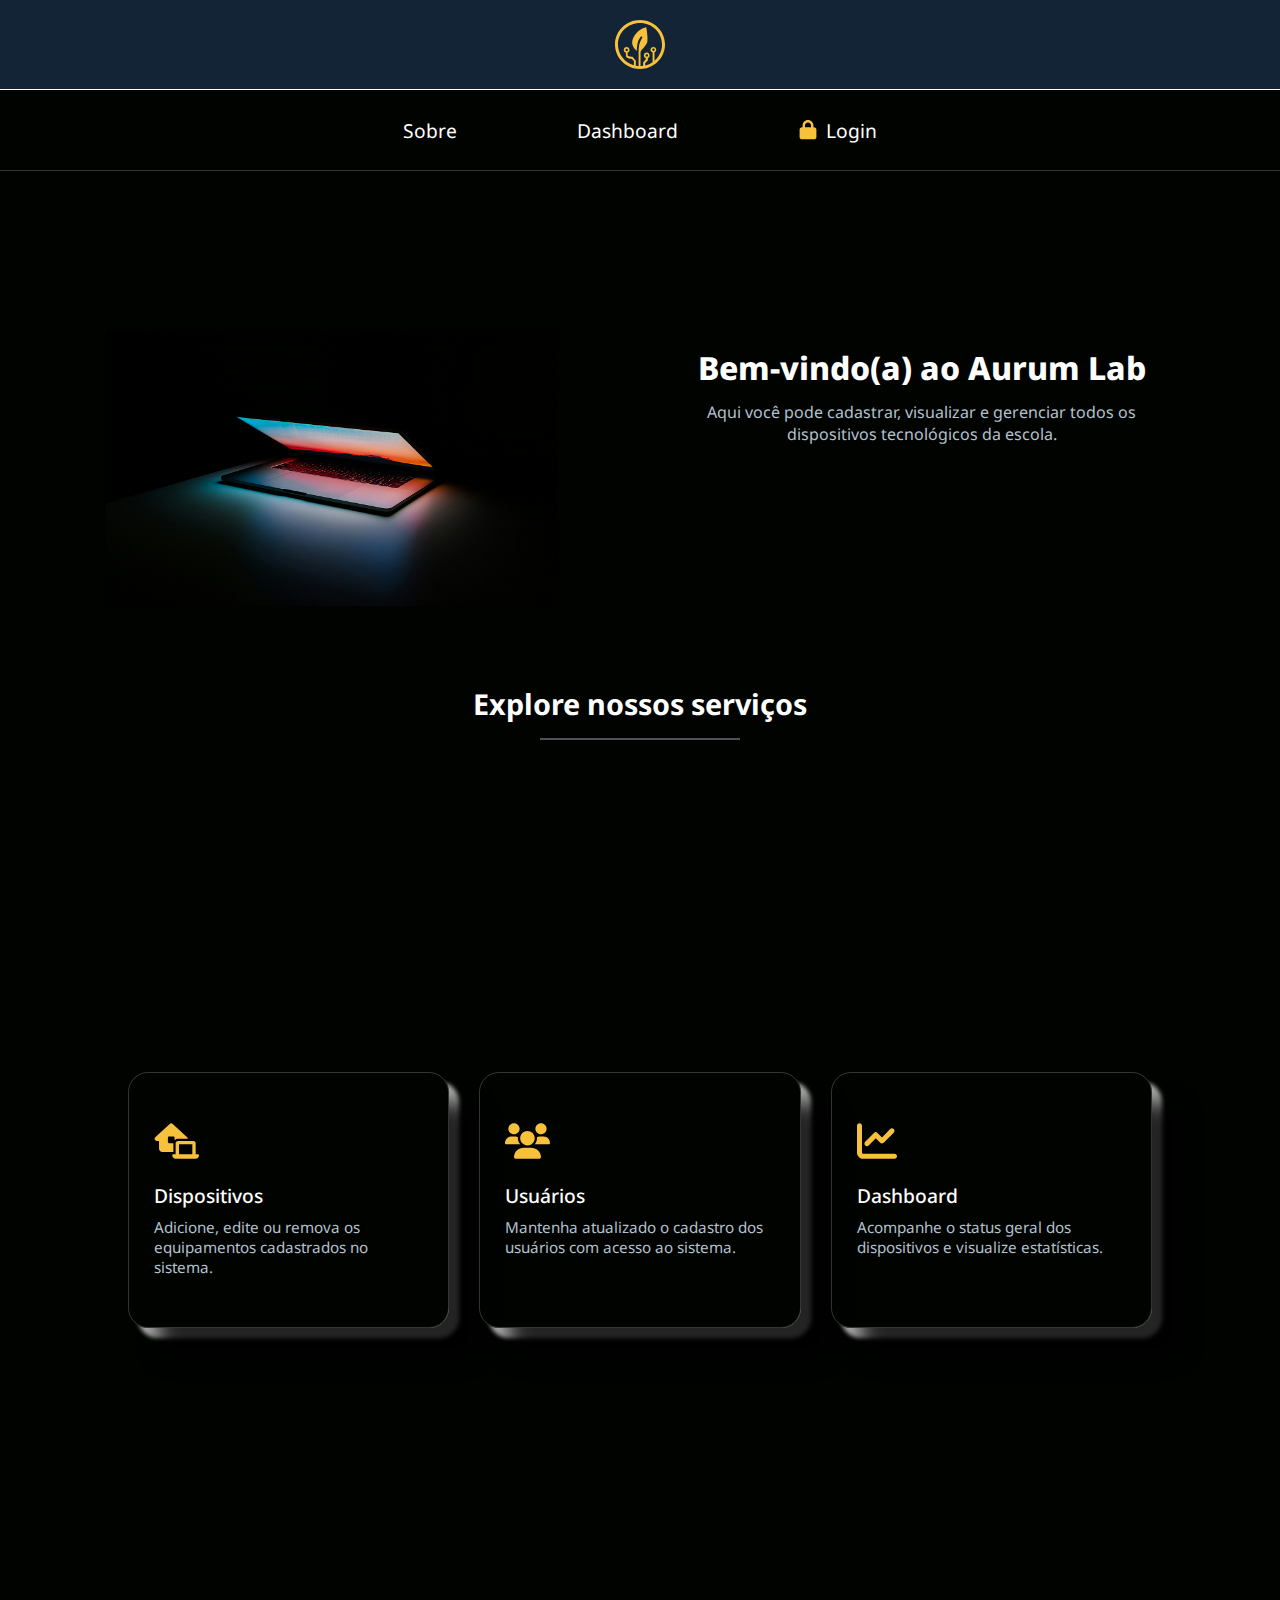
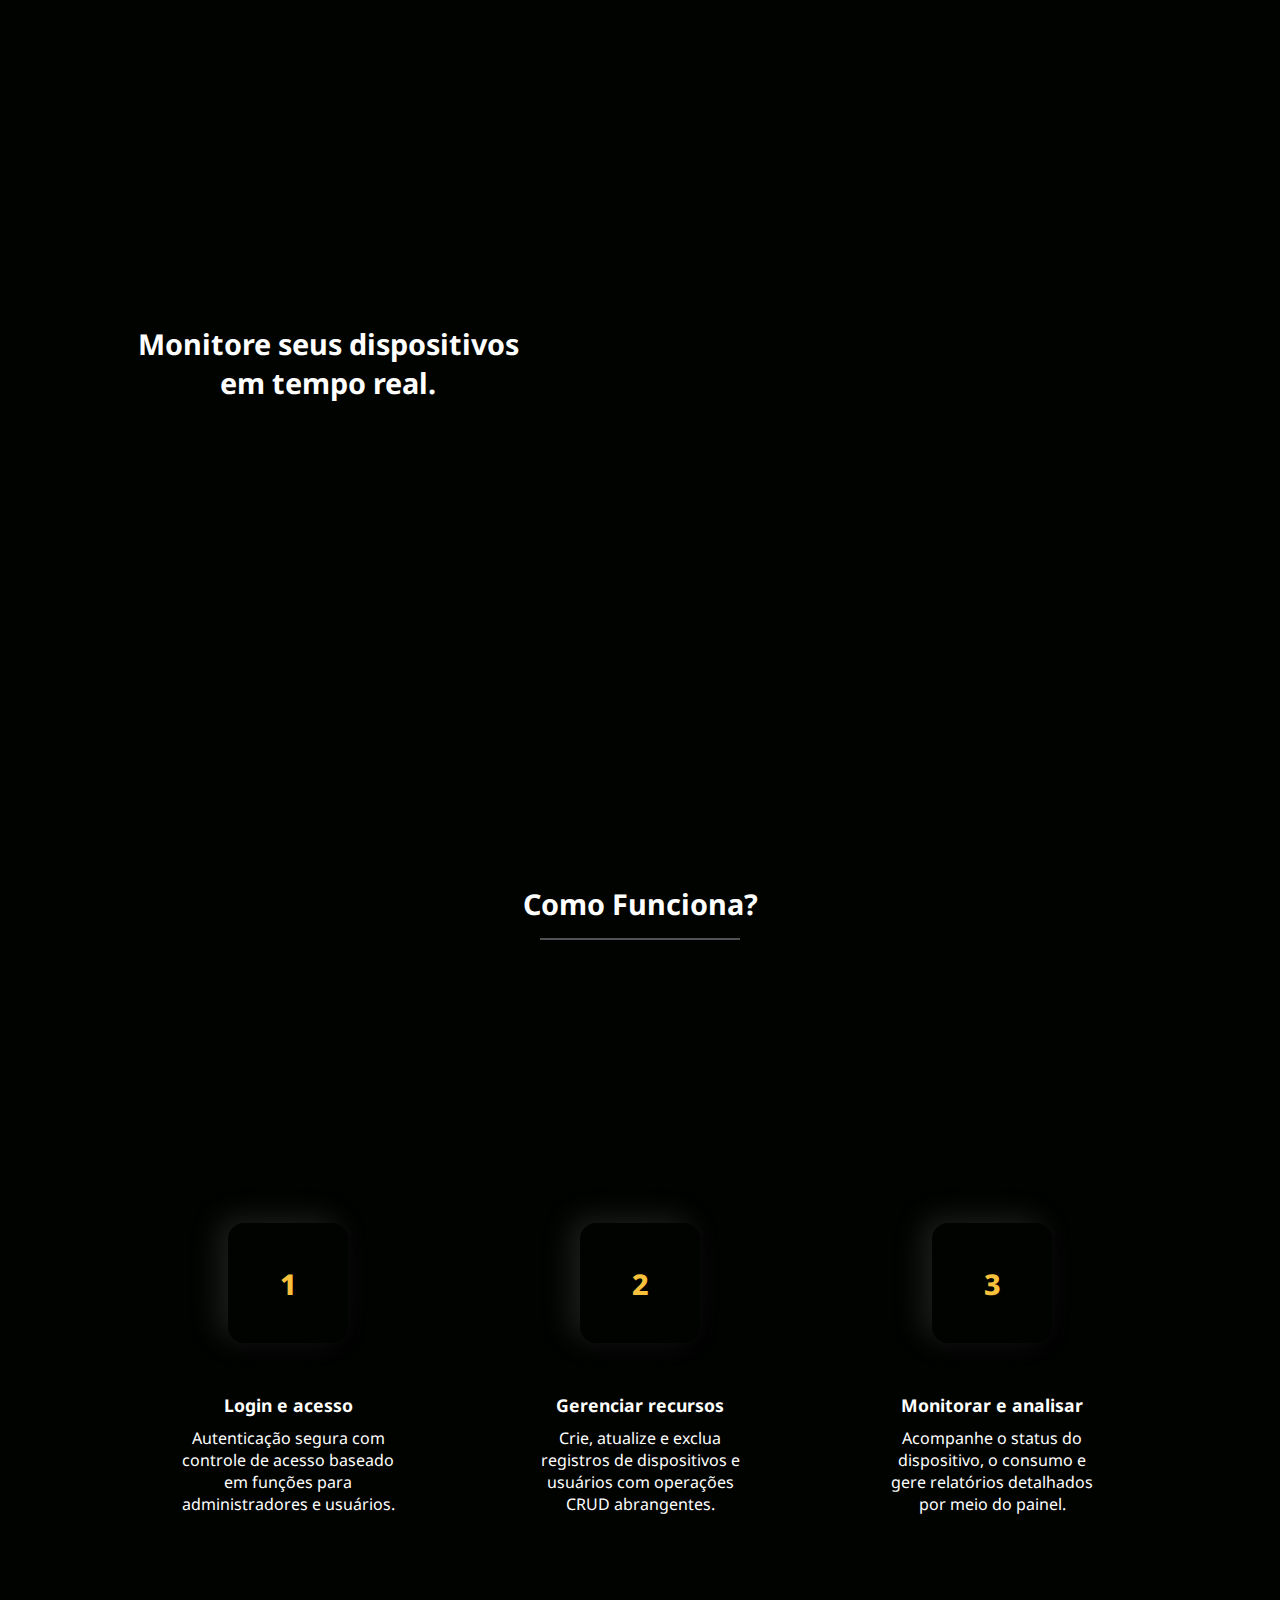
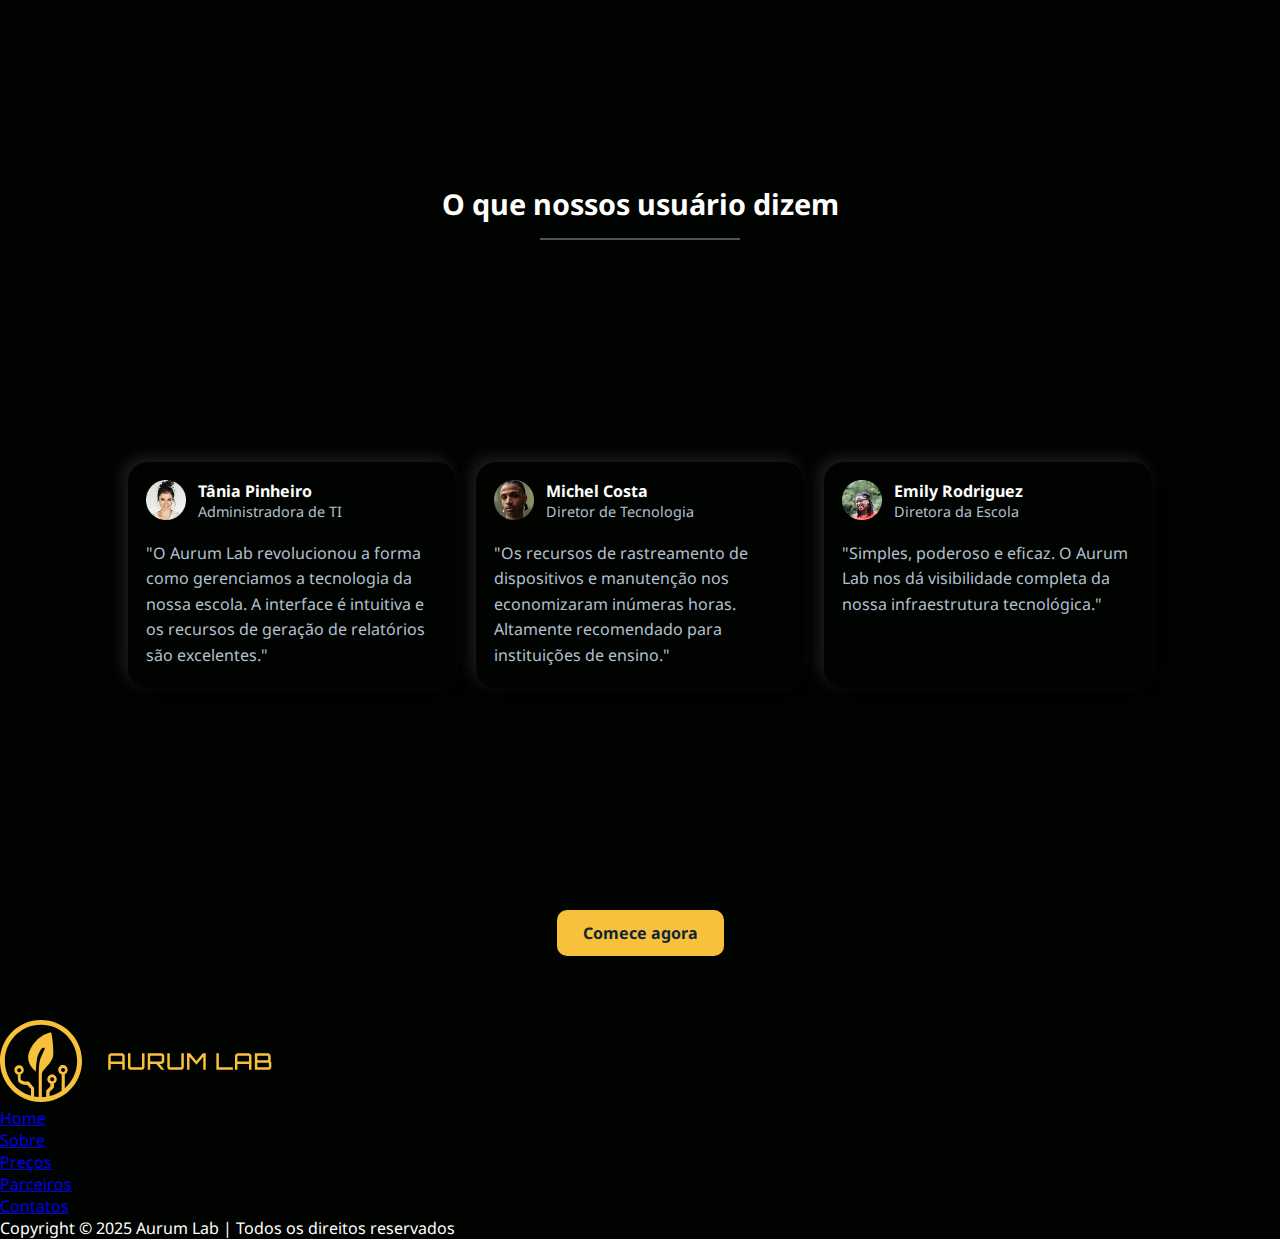
<file: index.html>
<!DOCTYPE html>
<html lang="pt-br">
<head>
    <meta charset="UTF-8">
    <meta name="viewport" content="width=device-width, initial-scale=1.0">
    <title>Aurum Lab - Home</title>
    <link rel="stylesheet" href="styles/style.css">
</head>
<body>
    <header class="cabecalho">
        <a href="#" class="barra-topo">
            <img src="assets/img/icone-logo.svg" alt="Logotipo Aurum Lab" class="logo">
        </a>
        <nav class="navegacao">
            <ul class="lista-menu">
                <li><a href="" class="link-ativo">Sobre</a></li>
                <li><a href="">Dashboard</a></li>
                <li>
                    <a href="" class="item-login">
                        <img class="cadeado" src="assets/icon/lock.svg" alt="">
                        Login
                    </a>
                </li>
            </ul>
        </nav>
    </header>
    <main>
        <!-- SEÇÃO BANNER -->
        <section class="secao-banner">
            <div class="texto-banner">
                <h1 class="titulo-banner-principal">Bem-vindo(a) ao Aurum Lab</h1>
                <p class="subtitulo-banner">Aqui você pode cadastrar, visualizar e gerenciar todos os dispositivos tecnológicos da escola.</p>
            </div>
        </section>
        <!-- SEÇÃO SERVIÇOS -->
        <section class="secao-servicos">
            <div class="cabecalho-secao">
                <h2>Explore nossos serviços</h2>
                <span class="linha-decorativa"></span>
            </div>
            <div class="grade-servicos">
                <div class="cartao-servico">
                    <img src="assets/icon/house-laptop.svg" alt="" class="icone">
                    <h3 class="titulo-cartao">Dispositivos</h3>
                    <p class="descricao-cartao">Adicione, edite ou remova os equipamentos cadastrados no sistema.</p>
                </div>
                <div class="cartao-servico">
                    <img src="assets/icon/users.svg" alt="" class="icone">
                    <h3 class="titulo-cartao">Usuários</h3>
                    <p class="descricao-cartao">Mantenha atualizado o cadastro dos usuários com acesso ao sistema.</p>
                </div>
                <div class="cartao-servico">
                    <img src="assets/icon/chart-line.svg" alt="" class="icone">
                    <h3 class="titulo-cartao">Dashboard</h3>
                    <p class="descricao-cartao">Acompanhe o status geral dos dispositivos e visualize estatísticas.</p>
                </div>
            </div>
        </section>
        <!-- Seção Monitoramento -->
        <section class="secao-monitoramento">
        <h2 class="titulo-banner-meio">Monitore seus dispositivos em tempo real.</h2>
        </section>
        <!-- Seção Como Funciona -->
        <section class="secao-como-funciona">
        <div class="cabecalho-secao">
            <h2 class="titulo-secao">Como Funciona?</h2>
            <span class="linha-decorativa"></span>
        </div>
        <div class="grade-passos">
            <div class="passo">
                <span class="numero-passo">1</span>
                <h3 class="titulo-passo">Login e acesso</h3>
                <p class="texto-passo">Autenticação segura com controle de acesso baseado em funções para administradores e usuários.</p>
            </div>
            <div class="passo">
                <span class="numero-passo">2</span>
                <h3 class="titulo-passo">Gerenciar recursos</h3>
                <p class="texto-passo">Crie, atualize e exclua registros de dispositivos e usuários com operações CRUD abrangentes.</p>
            </div>
            <div class="passo">
                <span class="numero-passo">3</span>
                <h3 class="titulo-passo">Monitorar e analisar</h3>
                <p class="texto-passo">Acompanhe o status do dispositivo, o consumo e gere relatórios detalhados por meio do painel.</p>
            </div>
        </div>
        </section>
        <!-- Seção Depoimentos -->
         <section class="secao-depoimentos">
            <div class="cabecalho-secao">
                <h2 class="titulo-secao">O que nossos usuário dizem</h2>
                <span class="linha-decorativa"></span>
            </div>
            <div class="grade-depoimentos">
                <div class="depoimento">
                    <div class="topo-depoimento">
                        <img class="foto-usuario" src="assets/img/img-user1.png" alt="">
                        <div>
                            <h3 class="nome-usuario">Tânia Pinheiro</h3>
                            <p class="cargo-usuario">Administradora de TI</p>
                        </div>
                    </div>
                    <p class="texto-depoimento">
                        "O Aurum Lab revolucionou a forma como gerenciamos a tecnologia da nossa escola. A interface é intuitiva e os recursos de geração de relatórios são excelentes."
                    </p>
                </div>
                <div class="depoimento">
                    <div class="topo-depoimento">
                        <img src="assets/img/img-user2.png" alt="" class="foto-usuario">
                        <div>
                            <h3 class="nome-usuario">Michel Costa</h3>
                            <p class="cargo-usuario">Diretor de Tecnologia</p>
                        </div>
                    </div>
                    <p class="texto-depoimento">
                        "Os recursos de rastreamento de dispositivos e manutenção nos economizaram inúmeras horas. Altamente recomendado para instituições de ensino."
                    </p>
                </div>
                <div class="depoimento">
                    <div class="topo-depoimento">
                        <img src="assets/img/img-user3.png" alt="" class="foto-usuario">
                        <div>
                            <h3 class="nome-usuario">Emily Rodriguez</h3>
                            <p class="cargo-usuario">Diretora da Escola</p>
                        </div>
                    </div>
                    <p class="texto-depoimento">
                        "Simples, poderoso e eficaz. O Aurum Lab nos dá visibilidade completa da nossa infraestrutura tecnológica."
                    </p>
                </div>
            </div>
            <a href="" class="botao-primario">Comece agora</a>
         </section>
    </main>
    <!-- Rodapé -->
     <footer class="rodape">
        <div class="rodape-conteudo">
            <a href="#">
                <img src="assets/img/logo-horizontal.svg" alt="" class="logo-rodape">
            </a>
            <nav>
                <ul class="lista-rodape">
                    <li><a href="#">Home</a></li>
                    <li><a href="#">Sobre</a></li>
                    <li><a href="#">Preços</a></li>
                    <li><a href="#">Parceiros</a></li>
                    <li><a href="#">Contatos</a></li>
                </ul>
            </nav>
        </div>
        <div class="final-rodape">
            <div class="linha-divisoria"></div>
            <p class="direitos">
                Copyright © 2025 Aurum Lab | Todos os direitos reservados
            </p>
        </div>
     </footer>
</body>
</html>
</file>
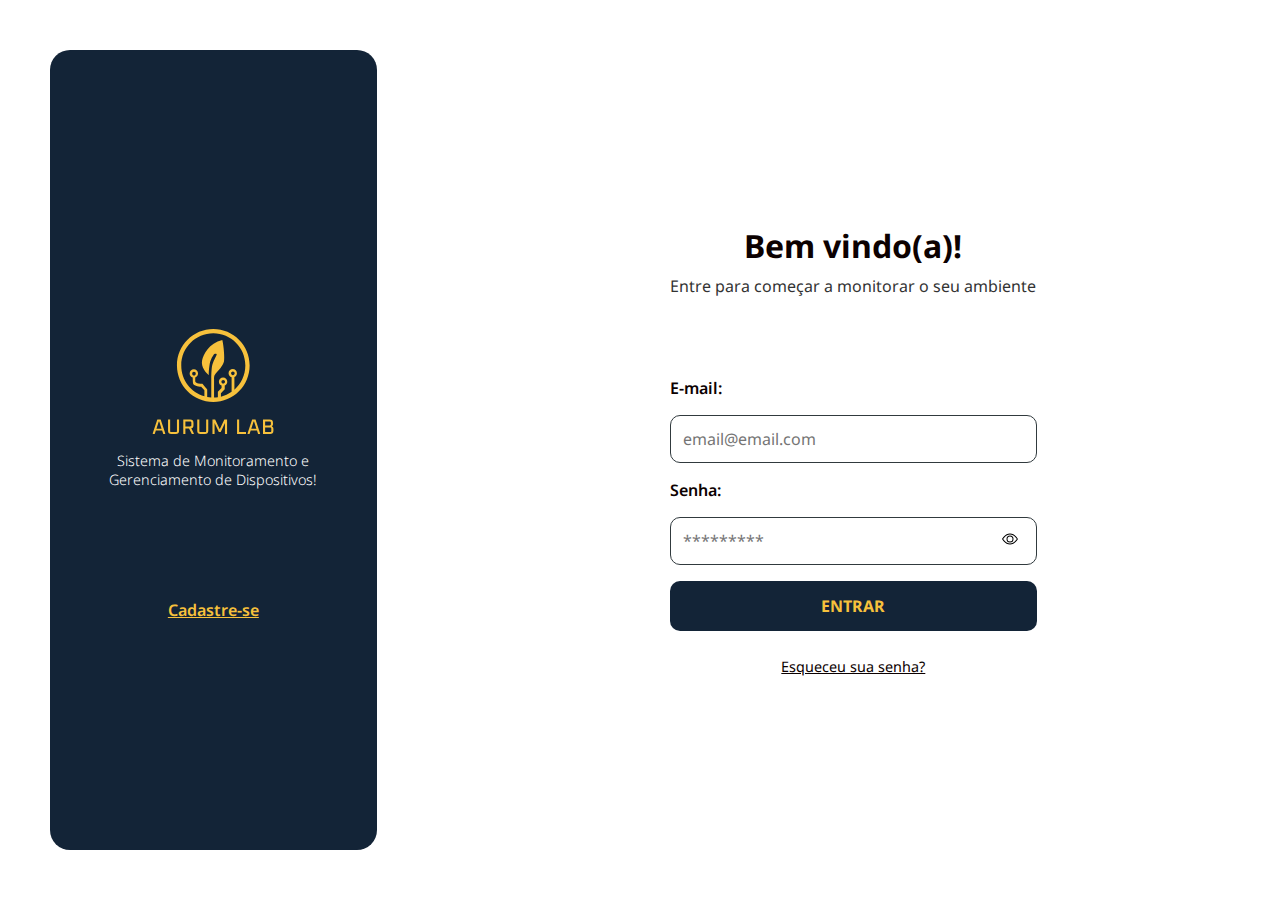
<file: login.html>
<!DOCTYPE html>
<html lang="pt-br">
<head>
  <meta charset="UTF-8">
  <meta name="viewport" content="width=device-width, initial-scale=1.0">
  <title>Aurum Lab - Login</title>
  <link rel="stylesheet" href="styles/login.css">
  <link rel="stylesheet" href="styles/global.css">
</head>
<body>
  <main class="container-login">
    <!-- Lado esquerdo -->
    <aside class="painel-esquerdo">
      <img src="assets/img/logo-vertical.svg" alt="Logotipo Aurum Lab" class="logo">
      <p class="descricao">Sistema de Monitoramento e Gerenciamento de Dispositivos!</p>
      <a href="#" class="link-cadastro">Cadastre-se</a>
    </aside>

    <!-- Lado direito -->
    <section class="painel-direito">
      <header class="cabecalho-login">
        <h2 class="titulo-login">Bem vindo(a)!</h2>
        <p class="subtitulo-login">Entre para começar a monitorar o seu ambiente</p>
      </header>

      <form class="form-login">
        <label for="email">E-mail:</label>
        <input type="email" id="email" placeholder="email@email.com" required>

        <label for="senha">Senha:</label> 
        <div class="campo-senha">
          <input type="password" id="senha" placeholder="*********" required>
          <span class="icone-olho" id="toggleSenha">
            <img src="assets/icon/eye.svg" alt="">
          </span>
        </div>

        <button type="submit" class="botao-login">ENTRAR</button>

        <a href="#" class="link-esqueci">Esqueceu sua senha?</a>

        <p class="erro-login">E-mail e senha incorretos</p>
      </form>
    </section>
  </main>
  <script>
  const toggleSenha = document.getElementById('toggleSenha');
  const campoSenha = document.getElementById('senha');

  toggleSenha.addEventListener('click', () => {
    const tipoAtual = campoSenha.getAttribute('type');
    if (tipoAtual === 'password') {
      campoSenha.setAttribute('type', 'text');
    } else {
      campoSenha.setAttribute('type', 'password');
    }
  });
</script>

</body>
</html>
</file>
<file: styles/style.css>
@import url('https://fonts.googleapis.com/css2?family=Noto+Sans:ital,wght@0,100..900;1,100..900&display=swap');




/* Ajustes Globais */
:root {
    --fundo: #132437;
    --bg-home: #010300;
   --linha-decorativa: #C7CDD6;
   --texto-suave: #B3C0CF;
   --branco: #FFFFFF;
   --amarelo: #F7C13C;
   --borda-suave: rgba(255,255,255,0.2);
   --sombra-passo-clara: rgba(145,145,145,0.2);
   --sombra-passo-escura: rgba(0,0,0,0.50);
   --sombra-neo-clara: rgba(255,255,255,0.7);
   --sombra-neo-escura: rgba(0,0,0,0.8);
}




*{
   box-sizing: border-box;
   margin: 0;
   padding: 0;
   font-family: "Noto Sans", sans-serif;


}


html{


    scroll-behavior: smooth;
}


body{
    color: var(--branco);
    background-color: var(--bg-home);
}


/* Cabeçalho */


.cabecalho {
    display: flex;
    flex-direction: column;
    background-color: var(--fundo);
    box-shadow: 0 1px 0 var(--borda-suave);
}


.logo {
    width: 4%;
}


.barra-topo {
    display: flex;
    align-items: center;
    justify-content: center;
    padding: 40px 20px;
    height: 10vh;
    border-bottom: 1px solid var(--branco);


}


.navegacao {
    display: flex;
    justify-content: center;
    align-items: center;
    height: 5vh;
    padding: 40px;
    background-color: var(--bg-home);
}


.lista-menu {
    display: flex;
    align-items: center;
    justify-content: center;
    list-style: none;
    gap: 10%;
    width: 100%;
}


.lista-menu a {
    color: var(--branco);
    font-size: 1.2em;
    text-decoration: none;




}


.lista-menu a:hover {
    opacity: 0.5;
}


.item-login {
    display: flex;
    align-items: center;
    gap: 8px;


}


.cadeado {
    width: 20px;
    height: 20px;
}


/* BANNER */


.secao-banner {
    background-image: url(../assets/img/Banner\ Home.png);
    background-position: 20% bottom;
    background-repeat: no-repeat;
    background-size: 70%;


    display: flex;
    flex-direction: column;
    justify-content: center;
    align-items: flex-end;
    height: 50vh;
    padding: 0 10%;


}


.texto-banner {
    display: flex;
    flex-direction: column;
    align-items: center;
    justify-content: center;
    text-align: center;
    max-width: 45%;
}


.titulo-banner-principal {
    font-size: 2rem;
    font-weight: 800;
    margin-bottom: 12px;


}


.subtitulo-banner {
    text-align: center;
    color: var(--texto-suave);
   
}


/* SERVIÇOS */


.secao-servicos {
    display: flex;
    flex-direction: column;
    align-items: center;
    justify-content: space-between;
    height: 100vh;
    background-color: var(--bg-home);
    padding: 5% 10% 15%;
}


h2 {
    font-size: 1.8em;
    font-weight: 700;
    margin-bottom: 15px;


}


.linha-decorativa {
    width: 200px;
    height: 2px;
    background-color: var(--linha-decorativa);
    opacity: .4;
}


.cabecalho-secao {
    display: flex;
    flex-direction: column;
    align-items: center;
}


.grade-servicos {
    display: grid;
    grid-template-columns: repeat(3, 1fr);
    gap: 30px;
}


.cartao-servico {
    border-radius: 20px;
    padding: 50px 25px;
    box-shadow:
        30px 30px 20px var(--sombra-neo-escura),
        10px 10px 4px var(--sombra-neo-clara);
    border: 1px solid var(--borda-suave);


}


.icone {
    height: 36px;
    margin-bottom: 10px;
}


.titulo-cartao {
    margin: 8px 0;
    font-size: 1.2em;
    font-weight: 500;
    color: var(--branco);


}


.descricao-cartao {
    color: var(--texto-suave);
    font-size: 0.95em;
}


.secao-monitoramento {
    background-image: url(../assets/img/Banner\ monitore\ dispositivos.png);
    background-repeat: no-repeat;
    background-position: center;
    background-size: cover;
    background-attachment: fixed;
    width: 100%;
    height: 100vh;
    padding: 80px 0;
    display: flex;
    align-items: center;


}


.titulo-banner-meio {
    font-size: 1.8rem;
    text-align: center;
    width: 400px;
    margin-left: 10%;




}


/* COMO FUNCIONA */


.secao-como-funciona {
    padding: 5% 10% 10%;
    display: flex;
    flex-direction: column;
    align-items: center;
    gap: 40%;
    height: 100vh;
}


.grade-passos {
    display: grid;
    grid-template-columns: repeat(3, 1fr);
    gap: 32px;
    justify-items: center;


}


.passo {
    display: flex;
    flex-direction: column;
    align-items: center;
    text-align: center;
    max-width: 70%;


}


.numero-passo {
    display: flex;
    align-items: center;
    justify-content: center;
    width: 120px;
    height: 120px;
    border-radius: 16px;
    font-weight: 800;
    font-size: 1.8rem;
    color: var(--amarelo);
    box-shadow:
    -10px -5px 30px var(--sombra-passo-clara),
    10px 10px 4px var(--sombra-passo-escura);
    margin-bottom: 50px;


}
.titulo-passo {margin-bottom: 10px;
font-size: 1.1rem;


}


.texto-Passo {
    color: var(--texto-suave);


}


/* Depoimentos */


.secao-depoimentos {
    display: flex;
    flex-direction: column;
    justify-content: space-between;
    align-items: center;
    padding: 5% 10%;
    height: 100vh;
}


.grade-depoimentos {
    display: grid;
    grid-template-columns: repeat(3, 1fr);
    gap: 20px;
}


.depoimento {
    display: flex;
    flex-direction: column;
    gap: 20px;
    border-radius: 20px;
    padding: 18px 18px 20px;
    box-shadow:
    -5px -5px 15px var(--sombra-passo-clara),
    10px 10px 4px var(--sombra-passo-escura);
}


.topo-depoimento {
    display: flex;
    align-items: center;
    gap: 12px;
}


.foto-usuario {
    width: 40px;
    height: 40px;
}


.nome-usuario {
    font-size: 1em;


}


.cargo-usuario {
    color: var(--texto-suave);
    font-size: 0.90em;
}


.texto-depoimento {
    color: var(--texto-suave);
    line-height: 1.6;
}


.botao-primario {
    background-color: var(--amarelo);
    color: var(--fundo);
    padding: 12px 26px;
    border-radius: 10px;
    text-decoration: none;
    font-weight: 700;
    transition: transform .15s ease;
}


.botao-primario:hover {
    transform: translateY(-10px);
    background-color: #d7261d;
}


/* RODAPÉ */
</file>
<file: styles/login.css>
body {
    background-color: var(--branco);
    color: var(--texto-escuro);

}

.container-login {
    display: grid;
    grid-template-columns: 1fr 2fr;
    height: 100vh;
}

/*  */

.painel-esquerdo {
    display: flex;
    flex-direction: column;
    align-items: center;
    justify-content: center;
    margin: 50px;
    padding: 40px;
    border-radius: 20px;
    text-align: center;
    background-color: var(--fundo);
    color: var(--branco);
}

.logo {
    width: 50%;
    margin: 50px 0 10px;
}

.descricao {
    margin: 0 0 60px;
    font-size: 0.9em;
    font-weight: 300;

}

.link-cadastro {
    color: var(--amarelo);
    font-weight: 600;
    margin-top: 50px;
    text-decoration: underline;
}

/* PAINEL DIREITO */

.painel-direito {
    display: flex;
    flex-direction: column;
    justify-content: center;
    align-items: center;
    text-align: center;
    gap: 50px;
    padding: 40px 60px;
}

.cabecalho-login {
    margin-bottom: 30px;

}

.titulo-login {
    font-size: 2rem;
    margin: 0;
}

.subtitulo-login {
    margin: 8px 0 0;
    color: #333333;
}

.form-login {
    display: flex;
    flex-direction: column;
    align-items: center;
    width: 50%;
    gap: 16px;
}

label {
    font-weight: 600;
    align-self: flex-start;
}

input {
    padding: 12px;
    border: 1px solid var(--borda);
    border-radius: 10px;
    font-size: 1rem;
    width: 100%;
}

.campo-senha {
    display: flex;
    align-items: center;
    width: 100%;
    position: relative;
}

.icone-olho {
    position: absolute;
    right: 5%;
    top: 50%;
    transform: translateY(-50%); /* move o elemento para cimametade da sua própria altura*/
}

.botao-login {
    background-color: var(--fundo);
    color: var(--amarelo);
    padding: 14px;
    border: none;
    border-radius: 10px;
    font-size: 1rem;
    font-weight: 700;
    width: 100%;
}

.botao-login:hover {
    background-color: #26394E;
    cursor: pointer;
}

.link-esqueci {
    text-align: center;
    font-size: 0.9rem;
    text-decoration: underline;
    color: var(--texto-escuro);
    margin-top: 10px;
}
.erro-login {
    color: var(--erro);
    font-weight: 600;
    text-align: center;
    margin-top: 20px;
    display: none; /* Esconde o elemento na tela */
}
</file>
<file: styles/global.css>
@import url('https://fonts.googleapis.com/css2?family=Noto+Sans:ital,wght@0,100..900;1,100..900&display=swap');


/* Ajustes Globais */
:root {
    --fundo: #132437;
    --bg-home: #010300;
   --linha-decorativa: #C7CDD6;
   --texto-suave: #B3C0CF;
   --branco: #FFFFFF;
   --amarelo: #F7C13C;
   --borda-suave: rgba(255,255,255,0.2);
   --sombra-passo-clara: rgba(145,145,145,0.2);
   --sombra-passo-escura: rgba(0,0,0,0.50);
   --sombra-neo-clara: rgba(255,255,255,0.7);
   --sombra-neo-escura: rgba(0,0,0,0.8);
   --texto-escuro: #0C0101;
   --borda: #313A3E;
   --erro: #D40000;
}
*{
   box-sizing: border-box;
   margin: 0;
   padding: 0;
   font-family: "Noto Sans", sans-serif;

}

html{

    scroll-behavior: smooth;
}
</file>
